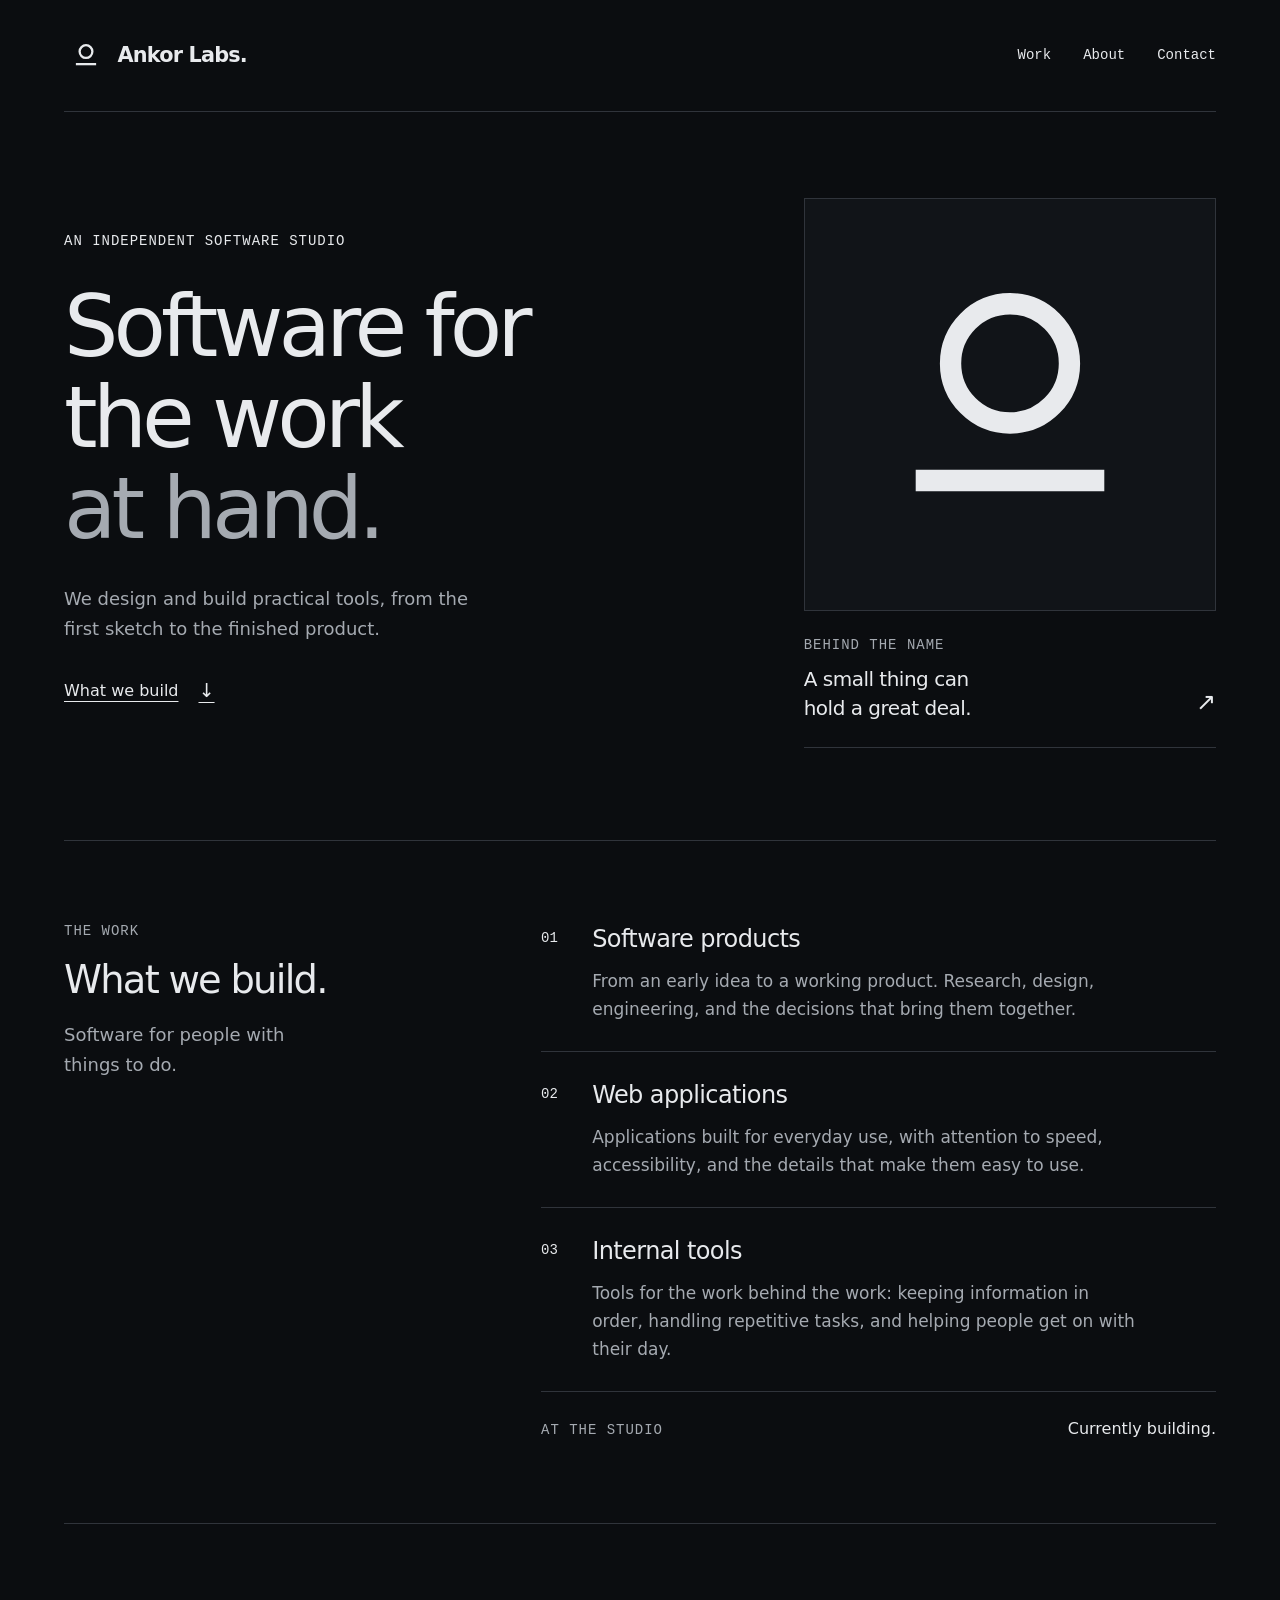
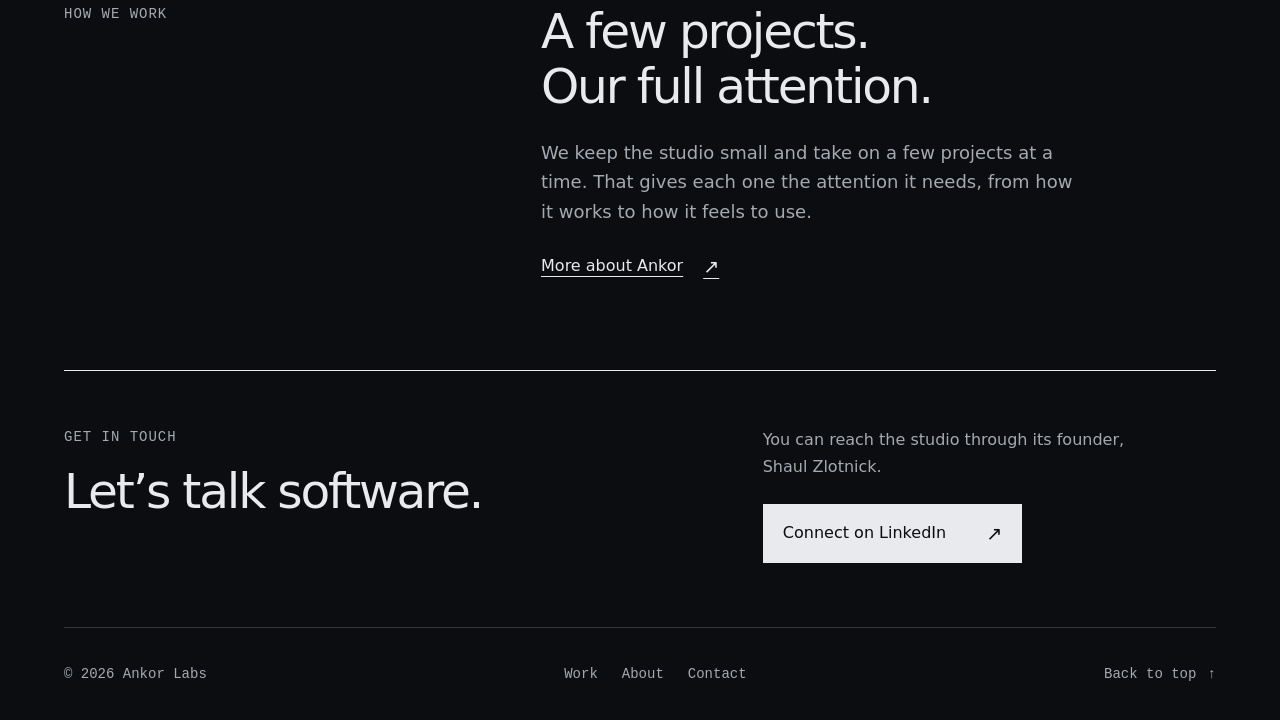
<file: index.html>
<!doctype html>
<html lang="en">
<head>
  <meta charset="utf-8">
  <meta name="viewport" content="width=device-width, initial-scale=1">
  <title>Ankor Labs — Independent Software Studio</title>
  <meta name="description" content="Ankor Labs is an independent software studio. We design and build practical tools, from the first sketch to the finished product.">
  <meta name="theme-color" content="#0b0d10">
  <link rel="canonical" href="https://ankorlabs.com/">
  <link rel="icon" href="./favicon.ico" sizes="any">
  <link rel="icon" type="image/svg+xml" href="./logo.svg">
  <link rel="icon" type="image/png" sizes="32x32" href="./favicon-32.png">
  <link rel="icon" type="image/png" sizes="16x16" href="./favicon-16.png">
  <link rel="apple-touch-icon" href="./apple-touch-icon.png">
  <link rel="stylesheet" href="./styles.css">
  <meta property="og:type" content="website">
  <meta property="og:site_name" content="Ankor Labs">
  <meta property="og:title" content="Ankor Labs — Independent Software Studio">
  <meta property="og:description" content="We design and build practical tools, from the first sketch to the finished product.">
  <meta property="og:url" content="https://ankorlabs.com/">
  <meta property="og:image" content="https://ankorlabs.com/og.png">
  <meta property="og:image:width" content="1730">
  <meta property="og:image:height" content="909">
  <meta property="og:image:alt" content="Ankor Labs. An independent software studio.">
  <meta name="twitter:card" content="summary_large_image">
  <meta name="twitter:title" content="Ankor Labs — Independent Software Studio">
  <meta name="twitter:description" content="We design and build practical tools, from the first sketch to the finished product.">
  <meta name="twitter:image" content="https://ankorlabs.com/og.png">
  <meta name="twitter:image:alt" content="Ankor Labs. An independent software studio.">
  <script type="application/ld+json">
  {"@context":"https://schema.org","@type":"Organization","@id":"https://ankorlabs.com/#organization","name":"Ankor Labs","url":"https://ankorlabs.com/","logo":"https://ankorlabs.com/logo.svg","description":"An independent software studio building practical tools for work in the real world.","founder":{"@type":"Person","name":"Shaul Zlotnick","url":"https://ankorlabs.com/about.html#founder"},"sameAs":["https://www.linkedin.com/company/ankorlabs/"]}
  </script>
</head>
<body>
  <a class="skip-link" href="#main">Skip to content</a>
  <div class="site-wrap">
    <header class="site-header">
      <a class="brand" href="./index.html" aria-label="Ankor Labs home">
        <img src="./logo.svg" alt="" width="44" height="44">
        <span>Ankor Labs<span class="brand-period" aria-hidden="true">.</span></span>
      </a>
      <nav class="main-nav" aria-label="Main navigation">
        <a href="#work">Work</a>
        <a href="./about.html">About</a>
        <a href="#contact">Contact</a>
      </nav>
    </header>

    <main id="main">
      <section class="home-hero" aria-labelledby="home-title">
        <div class="hero-copy">
          <p class="eyebrow">An independent software studio</p>
          <h1 id="home-title">Software for<br>the work<br><span class="text-muted">at hand.</span></h1>
          <p class="hero-description">We design and build practical tools, from the first sketch to the finished product.</p>
          <a class="text-link" href="#work">What we build <span aria-hidden="true">↓</span></a>
        </div>
        <a class="brand-story" href="./about.html#name" aria-label="Read the story behind the Ankor name">
          <div class="brand-story-mark"><img src="./logo.svg" alt="" width="360" height="360"></div>
          <div class="brand-story-caption">
            <p class="eyebrow">Behind the name</p>
            <p>A small thing can<br>hold a great deal.</p>
            <span class="story-arrow" aria-hidden="true">↗</span>
          </div>
        </a>
      </section>

      <section class="section-grid work-section" id="work" aria-labelledby="work-title">
        <div class="section-intro">
          <p class="eyebrow">The work</p>
          <h2 id="work-title">What we build.</h2>
          <p>Software for people with things to do.</p>
        </div>
        <div class="work-list">
          <article class="work-item">
            <span class="item-number" aria-hidden="true">01</span>
            <div><h3>Software products</h3><p>From an early idea to a working product. Research, design, engineering, and the decisions that bring them together.</p></div>
          </article>
          <article class="work-item">
            <span class="item-number" aria-hidden="true">02</span>
            <div><h3>Web applications</h3><p>Applications built for everyday use, with attention to speed, accessibility, and the details that make them easy to use.</p></div>
          </article>
          <article class="work-item">
            <span class="item-number" aria-hidden="true">03</span>
            <div><h3>Internal tools</h3><p>Tools for the work behind the work: keeping information in order, handling repetitive tasks, and helping people get on with their day.</p></div>
          </article>
          <div class="work-status"><span class="eyebrow">At the studio</span><p>Currently building.</p></div>
        </div>
      </section>

      <section class="section-grid approach-section" aria-labelledby="approach-title">
        <p class="eyebrow">How we work</p>
        <div class="approach-copy">
          <h2 id="approach-title">A few projects.<br>Our full attention.</h2>
          <p>We keep the studio small and take on a few projects at a time. That gives each one the attention it needs, from how it works to how it feels to use.</p>
          <a class="text-link" href="./about.html">More about Ankor <span aria-hidden="true">↗</span></a>
        </div>
      </section>

      <section class="contact-section" id="contact" aria-labelledby="contact-title">
        <div><p class="eyebrow">Get in touch</p><h2 id="contact-title">Let’s talk software.</h2></div>
        <div class="contact-copy"><p>You can reach the studio through its founder, Shaul Zlotnick.</p><a class="button-link" href="https://www.linkedin.com/in/shaulzlotnick/">Connect on LinkedIn <span aria-hidden="true">↗</span></a></div>
      </section>
    </main>

    <footer class="site-footer">
      <p>© 2026 Ankor Labs</p>
      <nav aria-label="Footer navigation"><a href="#work">Work</a><a href="./about.html">About</a><a href="#contact">Contact</a></nav>
      <a class="back-top" href="#main">Back to top <span aria-hidden="true">↑</span></a>
    </footer>
  </div>
</body>
</html>
</file>
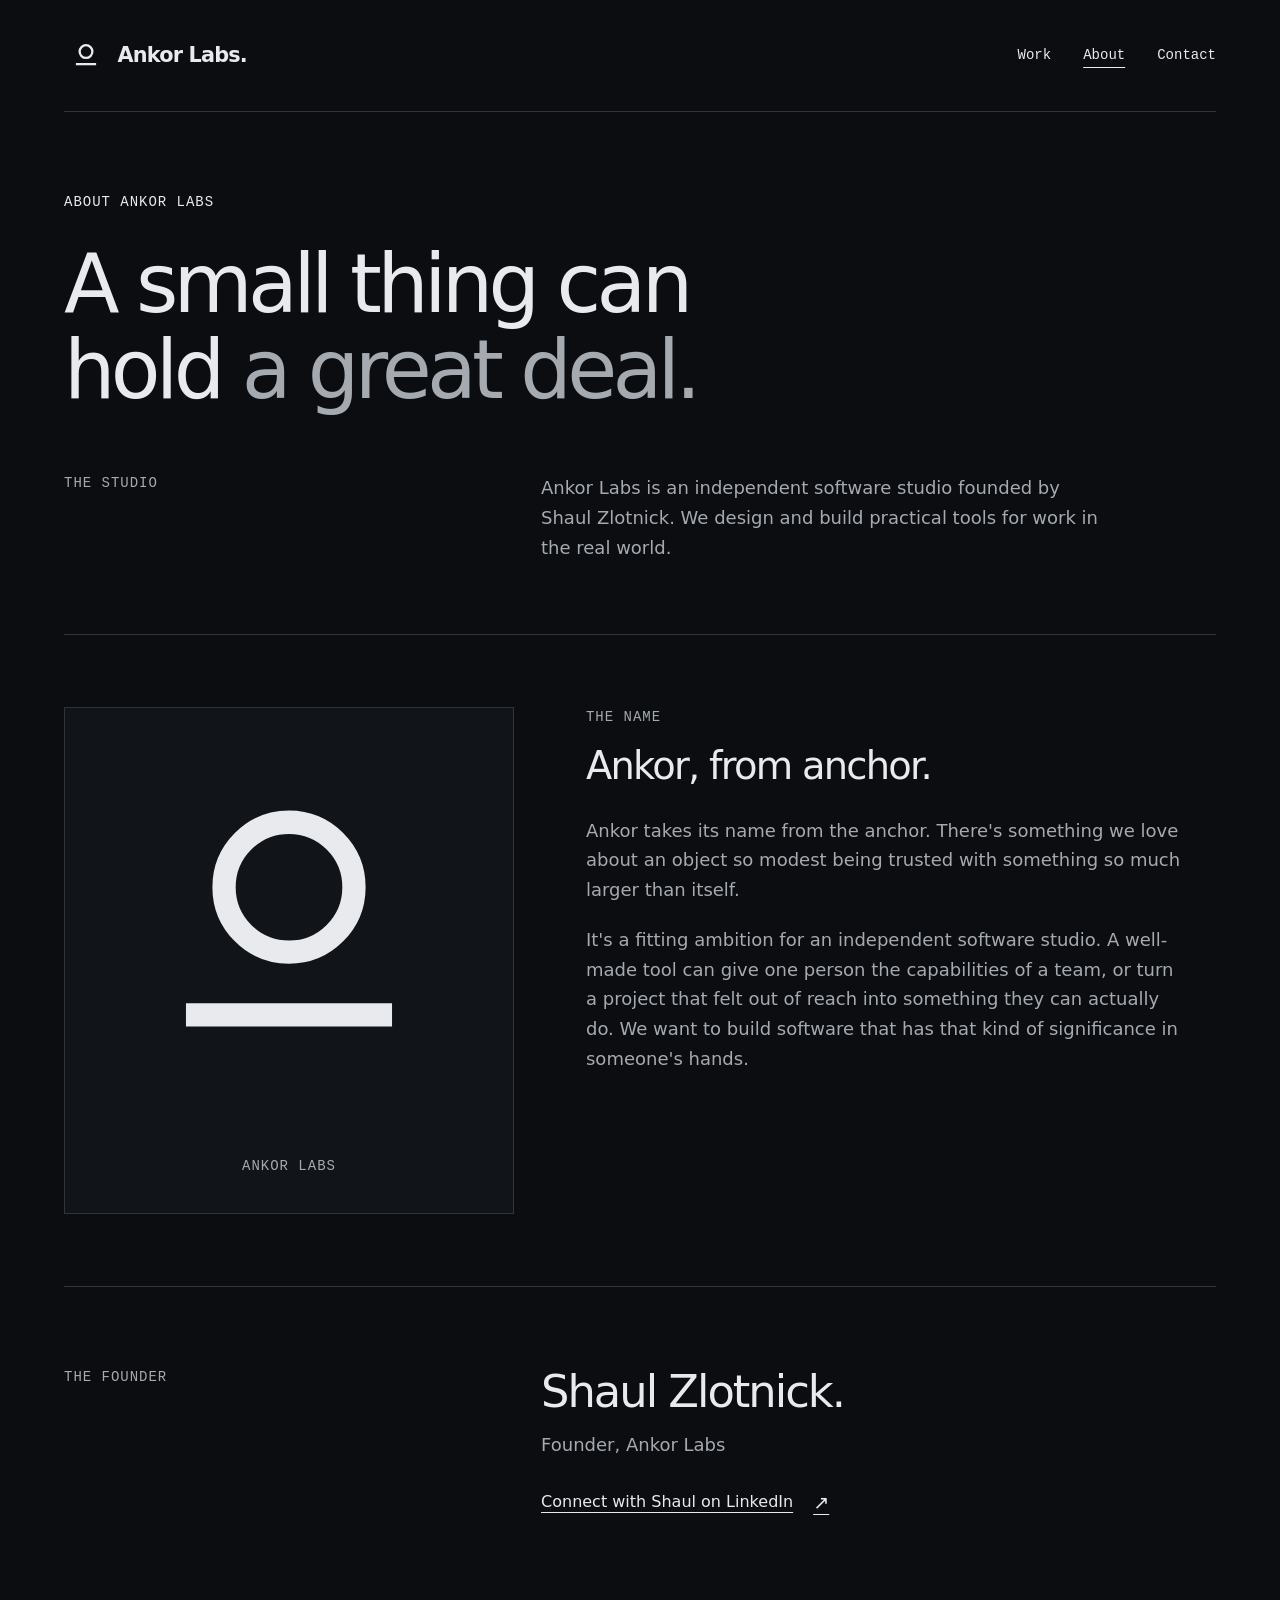
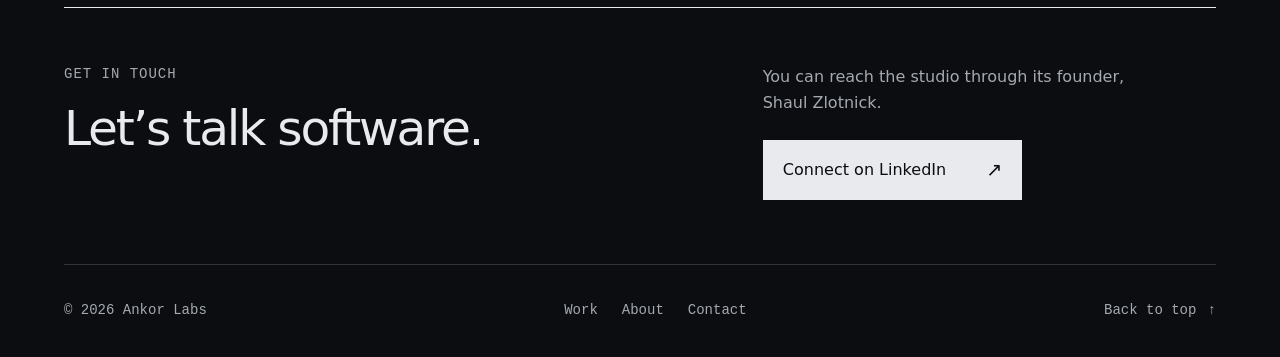
<file: about.html>
<!doctype html>
<html lang="en">
<head>
  <meta charset="utf-8">
  <meta name="viewport" content="width=device-width, initial-scale=1">
  <title>About Ankor Labs — The Name, the Studio &amp; the Founder</title>
  <meta name="description" content="The story behind Ankor Labs: an independent software studio founded by Shaul Zlotnick, with a name inspired by the anchor.">
  <meta name="theme-color" content="#0b0d10">
  <link rel="canonical" href="https://ankorlabs.com/about.html">
  <link rel="icon" href="./favicon.ico" sizes="any">
  <link rel="icon" type="image/svg+xml" href="./logo.svg">
  <link rel="icon" type="image/png" sizes="32x32" href="./favicon-32.png">
  <link rel="icon" type="image/png" sizes="16x16" href="./favicon-16.png">
  <link rel="apple-touch-icon" href="./apple-touch-icon.png">
  <link rel="stylesheet" href="./styles.css">
  <meta property="og:type" content="website">
  <meta property="og:site_name" content="Ankor Labs">
  <meta property="og:title" content="About Ankor Labs — A small thing can hold a great deal.">
  <meta property="og:description" content="The name, the studio, and founder Shaul Zlotnick. Read the story behind Ankor Labs.">
  <meta property="og:url" content="https://ankorlabs.com/about.html">
  <meta property="og:image" content="https://ankorlabs.com/og.png">
  <meta property="og:image:width" content="1730">
  <meta property="og:image:height" content="909">
  <meta property="og:image:alt" content="Ankor Labs. An independent software studio.">
  <meta name="twitter:card" content="summary_large_image">
  <meta name="twitter:title" content="About Ankor Labs — A small thing can hold a great deal.">
  <meta name="twitter:description" content="The name, the studio, and founder Shaul Zlotnick. Read the story behind Ankor Labs.">
  <meta name="twitter:image" content="https://ankorlabs.com/og.png">
  <meta name="twitter:image:alt" content="Ankor Labs. An independent software studio.">
  <script type="application/ld+json">
  {"@context":"https://schema.org","@graph":[{"@type":"AboutPage","@id":"https://ankorlabs.com/about.html#page","url":"https://ankorlabs.com/about.html","name":"About Ankor Labs","about":{"@type":"Organization","@id":"https://ankorlabs.com/#organization","name":"Ankor Labs","url":"https://ankorlabs.com/"}},{"@type":"Person","@id":"https://ankorlabs.com/about.html#founder","name":"Shaul Zlotnick","jobTitle":"Founder","url":"https://ankorlabs.com/about.html#founder","worksFor":{"@type":"Organization","@id":"https://ankorlabs.com/#organization","name":"Ankor Labs","url":"https://ankorlabs.com/"},"sameAs":["https://www.linkedin.com/in/shaulzlotnick/"]}]}
  </script>
</head>
<body>
  <a class="skip-link" href="#main">Skip to content</a>
  <div class="site-wrap">
    <header class="site-header">
      <a class="brand" href="./index.html" aria-label="Ankor Labs home"><img src="./logo.svg" alt="" width="44" height="44"><span>Ankor Labs<span class="brand-period" aria-hidden="true">.</span></span></a>
      <nav class="main-nav" aria-label="Main navigation"><a href="./index.html#work">Work</a><a href="./about.html" aria-current="page">About</a><a href="#contact">Contact</a></nav>
    </header>

    <main id="main">
      <section class="about-hero" aria-labelledby="about-title">
        <p class="eyebrow">About Ankor Labs</p>
        <h1 id="about-title">A small thing can<br>hold <span class="text-muted">a great deal.</span></h1>
        <div class="about-intro"><p class="eyebrow">The studio</p><p>Ankor Labs is an independent software studio founded by Shaul Zlotnick. We design and build practical tools for work in the real world.</p></div>
      </section>

      <section class="name-section" id="name" aria-labelledby="name-title">
        <div class="name-mark"><img src="./logo.svg" alt="Ankor Labs mark: a circle above a horizontal line" width="420" height="420"><span class="eyebrow" aria-hidden="true">Ankor Labs</span></div>
        <div class="name-copy">
          <p class="eyebrow">The name</p>
          <h2 id="name-title">Ankor, from anchor.</h2>
          <p>Ankor takes its name from the anchor. There's something we love about an object so modest being trusted with something so much larger than itself.</p>
          <p>It's a fitting ambition for an independent software studio. A well-made tool can give one person the capabilities of a team, or turn a project that felt out of reach into something they can actually do. We want to build software that has that kind of significance in someone's hands.</p>
        </div>
      </section>

      <section class="section-grid founder-section" id="founder" aria-labelledby="founder-title">
        <p class="eyebrow">The founder</p>
        <div class="founder-copy"><h2 id="founder-title">Shaul Zlotnick.</h2><p>Founder, Ankor Labs</p><a class="text-link" href="https://www.linkedin.com/in/shaulzlotnick/" rel="me">Connect with Shaul on LinkedIn <span aria-hidden="true">↗</span></a></div>
      </section>

      <section class="contact-section" id="contact" aria-labelledby="contact-title">
        <div><p class="eyebrow">Get in touch</p><h2 id="contact-title">Let’s talk software.</h2></div>
        <div class="contact-copy"><p>You can reach the studio through its founder, Shaul Zlotnick.</p><a class="button-link" href="https://www.linkedin.com/in/shaulzlotnick/">Connect on LinkedIn <span aria-hidden="true">↗</span></a></div>
      </section>
    </main>

    <footer class="site-footer"><p>© 2026 Ankor Labs</p><nav aria-label="Footer navigation"><a href="./index.html#work">Work</a><a href="./about.html" aria-current="page">About</a><a href="#contact">Contact</a></nav><a class="back-top" href="#main">Back to top <span aria-hidden="true">↑</span></a></footer>
  </div>
</body>
</html>
</file>
<file: styles.css>
:root {
  color-scheme: dark;
  --bg: #0b0d10;
  --panel: #111418;
  --fg: #e8eaed;
  --muted: #a5aab1;
  --line: #30343b;
  --accent: #e8eaed;
  --sans: ui-sans-serif, system-ui, -apple-system, BlinkMacSystemFont, "Segoe UI", sans-serif;
  --mono: ui-monospace, SFMono-Regular, Menlo, Consolas, monospace;
}
* { box-sizing: border-box; }
html { scroll-behavior: smooth; scroll-padding-top: 2rem; }
body { margin: 0; background: var(--bg); color: var(--fg); font: 1.125rem/1.65 var(--sans); -webkit-font-smoothing: antialiased; }
::selection { background: var(--accent); color: var(--bg); }
img { display: block; max-width: 100%; height: auto; }
a { color: inherit; text-underline-offset: .3em; text-decoration-thickness: 1px; }
a:focus-visible { outline: 2px solid var(--accent); outline-offset: 6px; }
a:hover { color: var(--accent); }
h1, h2, h3, p { margin: 0; }
h1, h2, h3 { text-wrap: balance; }
p { text-wrap: pretty; }
h1 { font-size: clamp(3.1rem, 6.7vw, 6rem); font-weight: 500; line-height: 1.06; letter-spacing: -.058em; }
h2 { font-size: clamp(2rem, 3.8vw, 3.4rem); line-height: 1.13; letter-spacing: -.045em; font-weight: 500; }
h3 { font-size: 1.5rem; line-height: 1.25; letter-spacing: -.025em; font-weight: 500; }
.site-wrap { width: min(100% - 6rem, 72rem); margin-inline: auto; }
.text-muted { color: var(--muted); }
.eyebrow { font: 400 .875rem/1.5 var(--mono); letter-spacing: .07em; text-transform: uppercase; color: var(--muted); }
.skip-link { position: absolute; z-index: 10; top: 1rem; left: 1rem; padding: .7rem 1rem; background: var(--accent); color: var(--bg); transform: translateY(-200%); }
.skip-link:focus { transform: translateY(0); }
.site-header { display: flex; align-items: center; justify-content: space-between; gap: 2rem; min-height: 7rem; border-bottom: 1px solid var(--line); }
.brand { display: inline-flex; align-items: center; gap: .6rem; text-decoration: none; font-size: 1.3rem; letter-spacing: -.04em; font-weight: 600; }
.brand img { width: 2.75rem; height: 2.75rem; flex: 0 0 auto; }
.brand-period { color: var(--accent); }
.main-nav { display: flex; flex-wrap: wrap; gap: 2rem; font: .875rem/1.5 var(--mono); }
.main-nav a { display: inline-flex; align-items: center; min-height: 2.75rem; padding-block: .5rem; text-decoration: none; }
.main-nav a[aria-current="page"] { color: var(--accent); text-decoration: underline; text-underline-offset: .55em; }
.home-hero { display: grid; grid-template-columns: minmax(0, 1.6fr) minmax(0, 1fr); align-items: center; gap: 5rem; padding-block: 5.4rem 5.8rem; }
.hero-copy > .eyebrow { margin-bottom: 1.8rem; color: var(--accent); }
.hero-description { max-width: 27rem; margin-block: 1.9rem 1.5rem; color: var(--muted); }
.text-link { display: inline-flex; align-items: center; gap: 1.25rem; min-height: 2.75rem; max-width: 100%; padding-block: .5rem; font-size: 1rem; }
.text-link span, .button-link span { font-size: 1.2rem; flex-shrink: 0; }
.brand-story { align-self: stretch; display: flex; flex-direction: column; justify-content: center; color: var(--fg); text-decoration: none; }
.brand-story-mark { width: 100%; aspect-ratio: 1; display: grid; place-items: center; border: 1px solid var(--line); background: var(--panel); }
.brand-story-mark img { width: 100%; }
.brand-story-caption { position: relative; padding-block: 1.5rem; border-bottom: 1px solid var(--line); }
.brand-story-caption .eyebrow { margin-bottom: .55rem; }
.brand-story-caption > p:not(.eyebrow) { font-size: 1.25rem; line-height: 1.45; letter-spacing: -.025em; }
.story-arrow { position: absolute; bottom: 1.5rem; right: 0; color: var(--accent); font-size: 1.5rem; }
.brand-story:hover .brand-story-mark { border-color: var(--muted); }
.section-grid { display: grid; grid-template-columns: minmax(0, 1fr) minmax(0, 1.7fr); gap: 5rem; padding-block: 5rem; border-top: 1px solid var(--line); }
.section-intro h2 { margin-block: 1rem 1.15rem; font-size: clamp(2rem, 3vw, 2.65rem); }
.section-intro > p:not(.eyebrow) { max-width: 15rem; color: var(--muted); }
.work-item { display: grid; grid-template-columns: 2rem minmax(0, 1fr); column-gap: 1.2rem; padding-block: 1.75rem; border-bottom: 1px solid var(--line); }
.work-item:first-child { padding-top: .2rem; }
.item-number { padding-top: .25rem; color: var(--accent); font: .875rem/1.5 var(--mono); }
.work-item p { margin-top: .8rem; max-width: 34rem; color: var(--muted); font-size: 1.0625rem; }
.work-status { display: flex; align-items: baseline; justify-content: space-between; flex-wrap: wrap; gap: .5rem 1.5rem; margin-top: 1.5rem; }
.work-status > p { font-size: 1rem; }
.approach-copy > p { margin-block: 1.5rem 1rem; max-width: 34rem; color: var(--muted); }
.contact-section { display: grid; grid-template-columns: minmax(0, 1.4fr) minmax(0, 1fr); gap: 4rem; padding-block: 3.5rem 4rem; border-top: 1px solid var(--accent); }
.contact-section h2 { margin-top: 1rem; font-size: clamp(2rem, 3.8vw, 3.15rem); }
.contact-copy p { max-width: 25rem; margin-bottom: 1.5rem; color: var(--muted); font-size: 1rem; }
.button-link { display: inline-flex; align-items: center; justify-content: space-between; gap: 2.5rem; max-width: 100%; padding: .8rem 1.2rem; background: var(--accent); color: var(--bg); font-size: 1rem; font-weight: 500; text-decoration: none; border: 1px solid var(--accent); }
.button-link:hover { background: var(--fg); border-color: var(--fg); color: var(--bg); }
.site-footer { display: flex; flex-wrap: wrap; justify-content: space-between; align-items: center; gap: 1rem 2rem; border-top: 1px solid var(--line); padding-block: 1.5rem; font: .875rem/1.5 var(--mono); color: var(--muted); }
.site-footer nav { display: flex; flex-wrap: wrap; gap: 1.5rem; }
.site-footer a { display: inline-flex; align-items: center; min-height: 2.75rem; text-decoration: none; }
.site-footer .back-top { gap: .7rem; }
.about-hero { padding-block: 5rem 4.5rem; }
.about-hero > .eyebrow { color: var(--accent); margin-bottom: 1.75rem; }
.about-hero h1 { font-size: clamp(2.9rem, 6.35vw, 5.5rem); }
.about-intro { display: grid; grid-template-columns: minmax(0, 1fr) minmax(0, 1.7fr); gap: 5rem; margin-top: 3.75rem; }
.about-intro > p:not(.eyebrow) { max-width: 35rem; color: var(--muted); }
.name-section { display: grid; grid-template-columns: minmax(0, 1fr) minmax(0, 1.4fr); gap: 4.5rem; padding-block: 4.5rem; border-top: 1px solid var(--line); align-items: start; }
.name-mark { background: var(--panel); border: 1px solid var(--line); display: grid; justify-items: center; padding-bottom: 2.25rem; }
.name-mark img { width: 100%; }
.name-copy .eyebrow { margin-bottom: 1rem; }
.name-copy h2 { font-size: clamp(2rem, 3vw, 2.6rem); margin-bottom: 1.75rem; }
.name-copy > p:not(.eyebrow) { color: var(--muted); margin-top: 1.25rem; }
.founder-copy h2 { font-size: clamp(2rem, 3.5vw, 3rem); }
.founder-copy > p { color: var(--muted); margin-block: .75rem 1.2rem; }

@media (min-width: 100rem) {
  .home-hero { padding-block: 6rem; }
}
@media (max-width: 60rem) {
  .site-wrap { width: min(100% - 4rem, 72rem); }
  .home-hero { gap: 2.5rem; }
  .section-grid, .about-intro { gap: 2.5rem; grid-template-columns: minmax(0, 1fr) minmax(0, 1.8fr); }
  .name-section { gap: 2.5rem; }
  .contact-section { gap: 2.5rem; grid-template-columns: 1fr 1fr; }
}
@media (max-width: 44rem) {
  .site-wrap { width: calc(100% - 3rem); }
  .site-header { min-height: 6rem; gap: 1rem; }
  .brand { font-size: 1.15rem; gap: .25rem; }
  .brand img { width: 2.25rem; height: 2.25rem; }
  .main-nav { gap: 1.1rem; }
  .home-hero { grid-template-columns: 1fr; gap: 2.75rem; padding-block: 3rem; }
  h1 { font-size: clamp(3rem, 11vw, 4.6rem); }
  .hero-copy > .eyebrow { margin-bottom: 1.25rem; }
  .hero-description { margin-top: 1.5rem; }
  .brand-story { display: grid; grid-template-columns: minmax(0, .65fr) minmax(0, 1.5fr); align-items: center; gap: 1.5rem; border-block: 1px solid var(--line); padding-block: 1.25rem; }
  .brand-story-mark { width: 100%; }
  .brand-story-caption { min-width: 0; padding: 0 1.5rem 0 0; border: 0; }
  .brand-story-caption > p:not(.eyebrow) { font-size: 1.125rem; }
  .story-arrow { bottom: 0; font-size: 1.2rem; }
  .section-grid, .about-intro, .name-section, .contact-section { grid-template-columns: 1fr; gap: 2rem; }
  .section-grid, .name-section { padding-block: 3rem; }
  .work-section { border-top: 0; padding-top: .5rem; }
  .section-intro > p:not(.eyebrow) { max-width: none; }
  .work-item { column-gap: .5rem; }
  .work-status { margin-top: 1.25rem; }
  .contact-section { padding-block: 3rem; }
  .contact-copy p { max-width: 29rem; }
  .site-footer { align-items: flex-start; gap: .5rem 1.5rem; }
  .site-footer > p { flex-basis: 100%; }
  .about-hero { padding-block: 3rem; }
  .about-hero h1 { font-size: clamp(2.5rem, 9vw, 4rem); }
  .about-intro { margin-top: 2.5rem; gap: 1rem; }
  .name-mark { max-width: 24rem; width: 100%; margin-inline: auto; padding-bottom: 1.5rem; }
  .name-mark img { width: 15rem; }
  .name-copy h2 { margin-bottom: 1.25rem; }
}
@media (max-width: 28rem) {
  .site-wrap { width: calc(100% - 2.5rem); }
  .site-header { flex-wrap: wrap; gap: .2rem 1rem; padding-block: 1rem .75rem; }
  .brand { flex-basis: 100%; }
  .main-nav { width: 100%; justify-content: space-between; gap: 1rem; }
  .home-hero { padding-top: 2.5rem; }
  .hero-copy > .eyebrow { max-width: 17rem; }
  .brand-story { gap: 1rem; }
  .work-status { display: block; }
  .work-status p { margin-top: .5rem; }
  .site-footer nav { gap: 1rem; }
  .button-link { gap: 1rem; }
}
@media (prefers-reduced-motion: reduce) {
  html { scroll-behavior: auto; }
}
</file>
